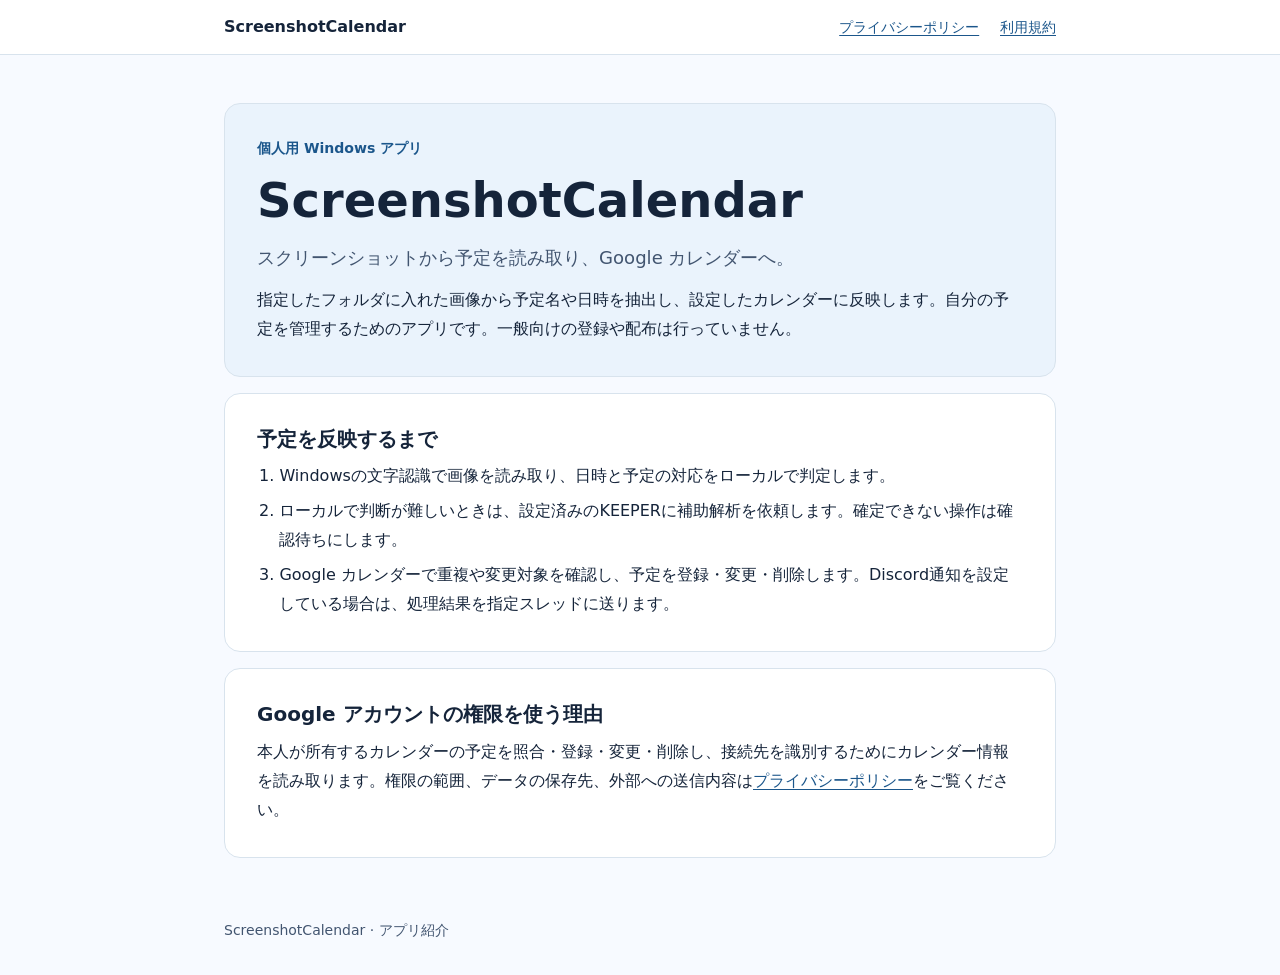
<file: index.html>
<!doctype html>
<html lang="ja">
<head>
  <meta charset="utf-8">
  <meta name="viewport" content="width=device-width, initial-scale=1">
  <meta name="description" content="ScreenshotCalendarは、スクリーンショットから予定を読み取り、Google カレンダーに反映する個人用のWindowsアプリです。">
  <title>ScreenshotCalendar</title>
  <link rel="stylesheet" href="style.css">
</head>
<body>
  <header class="bar">
    <div class="wrap bar-inner">
      <a class="brand" href="index.html" aria-current="page">ScreenshotCalendar</a>
      <nav aria-label="サイト案内">
        <a href="privacy.html">プライバシーポリシー</a>
        <a href="terms.html">利用規約</a>
      </nav>
    </div>
  </header>
  <main class="wrap">
    <section class="hero" aria-labelledby="title">
      <p class="eyebrow">個人用 Windows アプリ</p>
      <h1 id="title">ScreenshotCalendar</h1>
      <p class="lead">スクリーンショットから予定を読み取り、Google カレンダーへ。</p>
      <p>指定したフォルダに入れた画像から予定名や日時を抽出し、設定したカレンダーに反映します。自分の予定を管理するためのアプリです。一般向けの登録や配布は行っていません。</p>
    </section>
    <section class="panel" aria-labelledby="flow">
      <h2 id="flow">予定を反映するまで</h2>
      <ol>
        <li>Windowsの文字認識で画像を読み取り、日時と予定の対応をローカルで判定します。</li>
        <li>ローカルで判断が難しいときは、設定済みのKEEPERに補助解析を依頼します。確定できない操作は確認待ちにします。</li>
        <li>Google カレンダーで重複や変更対象を確認し、予定を登録・変更・削除します。Discord通知を設定している場合は、処理結果を指定スレッドに送ります。</li>
      </ol>
    </section>
    <section class="panel" aria-labelledby="access">
      <h2 id="access">Google アカウントの権限を使う理由</h2>
      <p>本人が所有するカレンダーの予定を照合・登録・変更・削除し、接続先を識別するためにカレンダー情報を読み取ります。権限の範囲、データの保存先、外部への送信内容は<a href="privacy.html">プライバシーポリシー</a>をご覧ください。</p>
    </section>
  </main>
  <footer class="wrap footer">ScreenshotCalendar · アプリ紹介</footer>
</body>
</html>
</file>
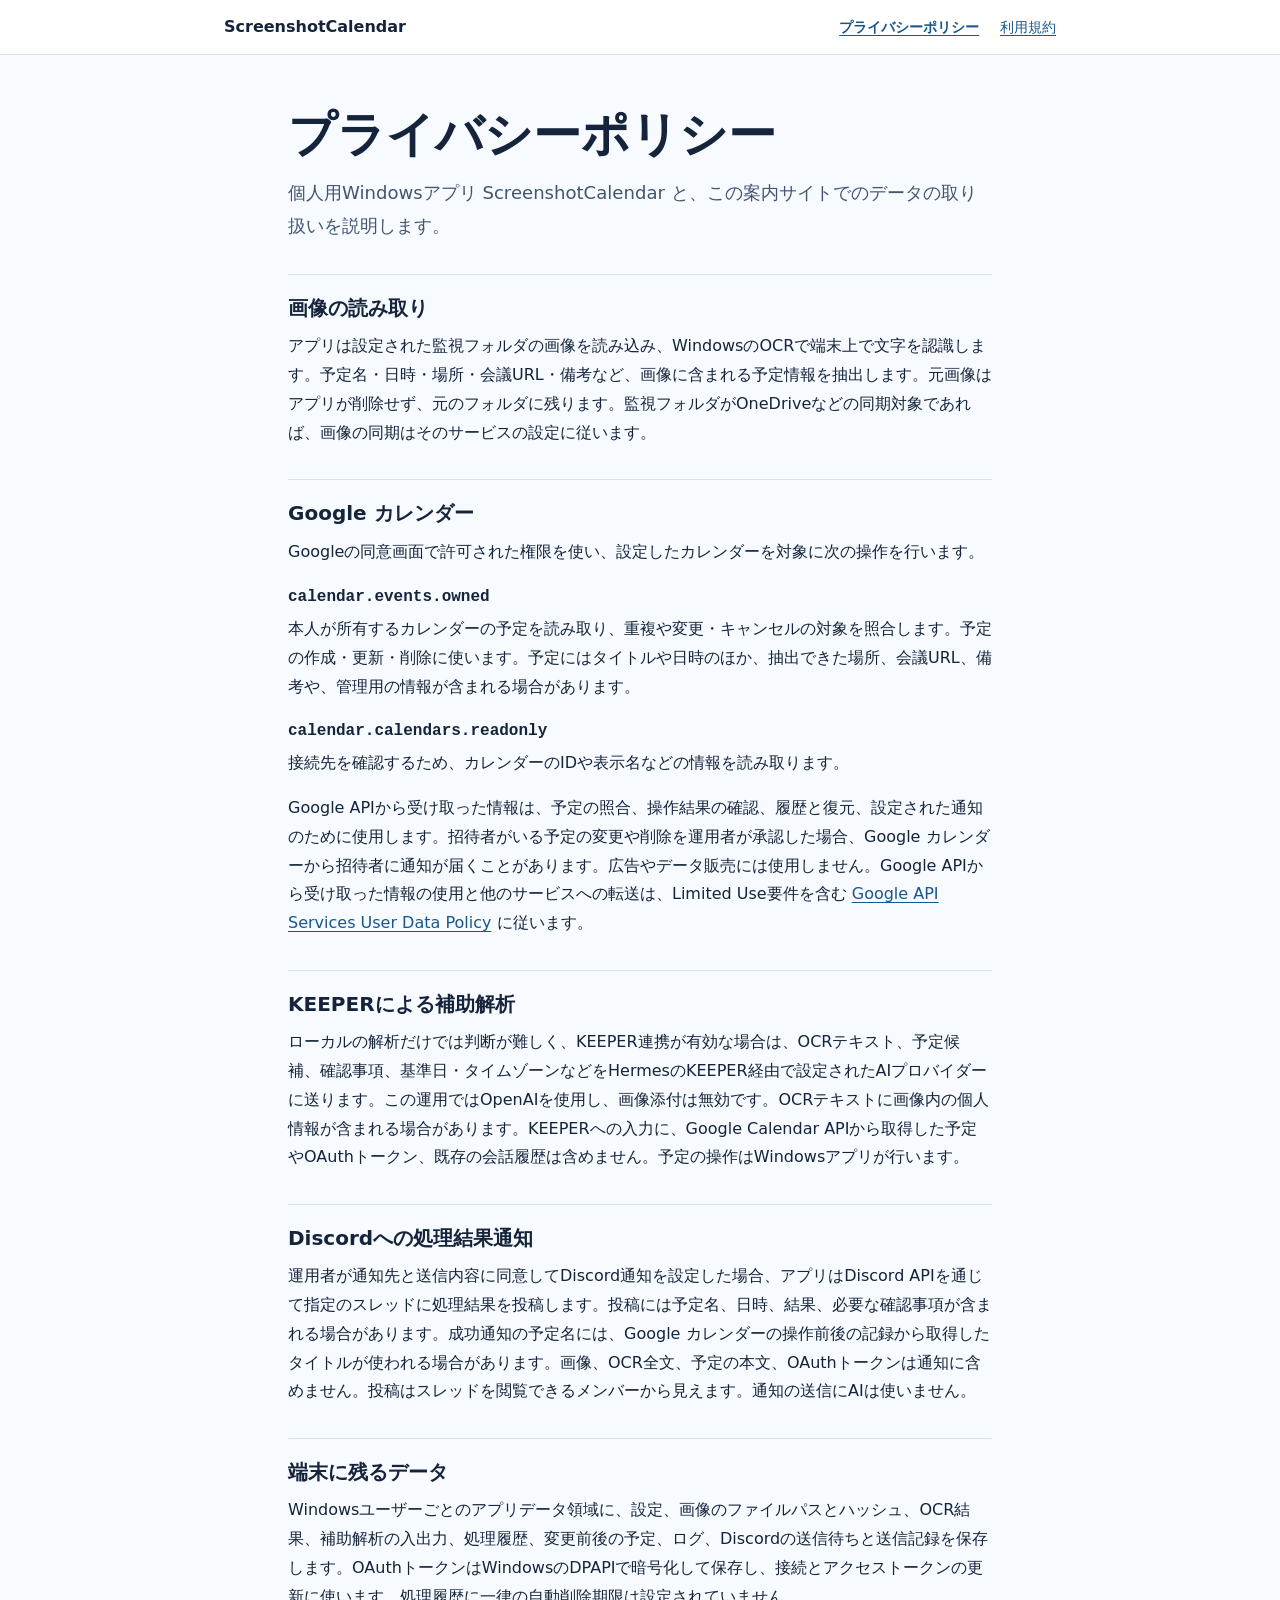
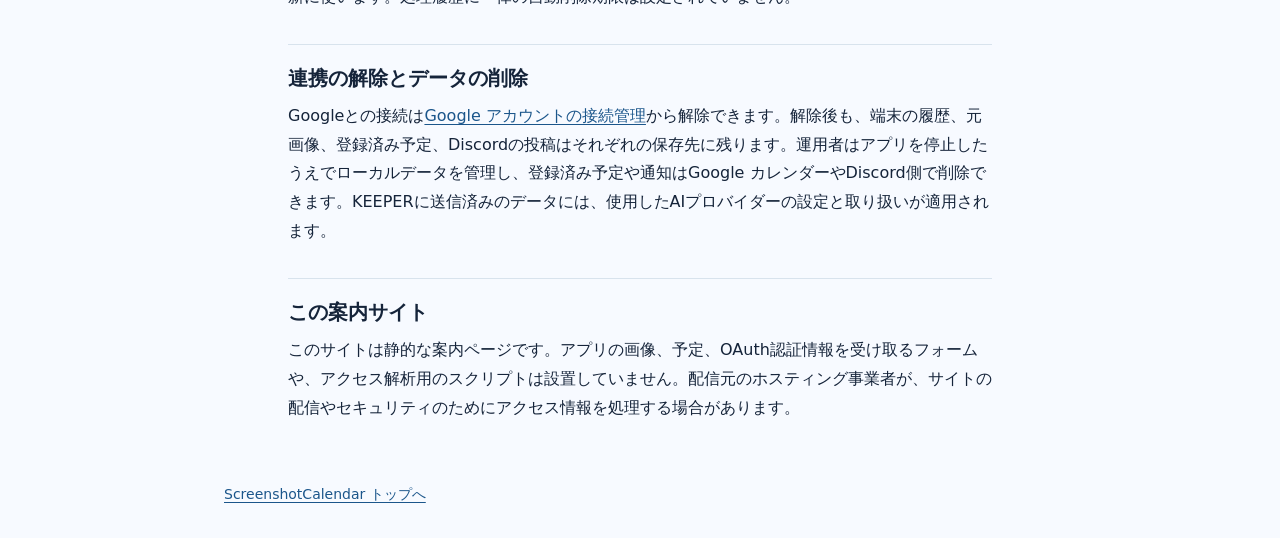
<file: privacy.html>
<!doctype html>
<html lang="ja">
<head>
  <meta charset="utf-8">
  <meta name="viewport" content="width=device-width, initial-scale=1">
  <title>プライバシーポリシー | ScreenshotCalendar</title>
  <link rel="stylesheet" href="style.css">
</head>
<body>
  <header class="bar">
    <div class="wrap bar-inner">
      <a class="brand" href="index.html">ScreenshotCalendar</a>
      <nav aria-label="サイト案内">
        <a href="privacy.html" aria-current="page">プライバシーポリシー</a>
        <a href="terms.html">利用規約</a>
      </nav>
    </div>
  </header>
  <main class="wrap document">
    <h1>プライバシーポリシー</h1>
    <p class="lead">個人用Windowsアプリ ScreenshotCalendar と、この案内サイトでのデータの取り扱いを説明します。</p>

    <h2>画像の読み取り</h2>
    <p>アプリは設定された監視フォルダの画像を読み込み、WindowsのOCRで端末上で文字を認識します。予定名・日時・場所・会議URL・備考など、画像に含まれる予定情報を抽出します。元画像はアプリが削除せず、元のフォルダに残ります。監視フォルダがOneDriveなどの同期対象であれば、画像の同期はそのサービスの設定に従います。</p>

    <h2>Google カレンダー</h2>
    <p>Googleの同意画面で許可された権限を使い、設定したカレンダーを対象に次の操作を行います。</p>
    <dl>
      <dt><code>calendar.events.owned</code></dt>
      <dd>本人が所有するカレンダーの予定を読み取り、重複や変更・キャンセルの対象を照合します。予定の作成・更新・削除に使います。予定にはタイトルや日時のほか、抽出できた場所、会議URL、備考や、管理用の情報が含まれる場合があります。</dd>
      <dt><code>calendar.calendars.readonly</code></dt>
      <dd>接続先を確認するため、カレンダーのIDや表示名などの情報を読み取ります。</dd>
    </dl>
    <p>Google APIから受け取った情報は、予定の照合、操作結果の確認、履歴と復元、設定された通知のために使用します。招待者がいる予定の変更や削除を運用者が承認した場合、Google カレンダーから招待者に通知が届くことがあります。広告やデータ販売には使用しません。Google APIから受け取った情報の使用と他のサービスへの転送は、Limited Use要件を含む <a href="https://developers.google.com/terms/api-services-user-data-policy">Google API Services User Data Policy</a> に従います。</p>

    <h2>KEEPERによる補助解析</h2>
    <p>ローカルの解析だけでは判断が難しく、KEEPER連携が有効な場合は、OCRテキスト、予定候補、確認事項、基準日・タイムゾーンなどをHermesのKEEPER経由で設定されたAIプロバイダーに送ります。この運用ではOpenAIを使用し、画像添付は無効です。OCRテキストに画像内の個人情報が含まれる場合があります。KEEPERへの入力に、Google Calendar APIから取得した予定やOAuthトークン、既存の会話履歴は含めません。予定の操作はWindowsアプリが行います。</p>

    <h2>Discordへの処理結果通知</h2>
    <p>運用者が通知先と送信内容に同意してDiscord通知を設定した場合、アプリはDiscord APIを通じて指定のスレッドに処理結果を投稿します。投稿には予定名、日時、結果、必要な確認事項が含まれる場合があります。成功通知の予定名には、Google カレンダーの操作前後の記録から取得したタイトルが使われる場合があります。画像、OCR全文、予定の本文、OAuthトークンは通知に含めません。投稿はスレッドを閲覧できるメンバーから見えます。通知の送信にAIは使いません。</p>

    <h2>端末に残るデータ</h2>
    <p>Windowsユーザーごとのアプリデータ領域に、設定、画像のファイルパスとハッシュ、OCR結果、補助解析の入出力、処理履歴、変更前後の予定、ログ、Discordの送信待ちと送信記録を保存します。OAuthトークンはWindowsのDPAPIで暗号化して保存し、接続とアクセストークンの更新に使います。処理履歴に一律の自動削除期限は設定されていません。</p>

    <h2>連携の解除とデータの削除</h2>
    <p>Googleとの接続は<a href="https://myaccount.google.com/connections">Google アカウントの接続管理</a>から解除できます。解除後も、端末の履歴、元画像、登録済み予定、Discordの投稿はそれぞれの保存先に残ります。運用者はアプリを停止したうえでローカルデータを管理し、登録済み予定や通知はGoogle カレンダーやDiscord側で削除できます。KEEPERに送信済みのデータには、使用したAIプロバイダーの設定と取り扱いが適用されます。</p>

    <h2>この案内サイト</h2>
    <p>このサイトは静的な案内ページです。アプリの画像、予定、OAuth認証情報を受け取るフォームや、アクセス解析用のスクリプトは設置していません。配信元のホスティング事業者が、サイトの配信やセキュリティのためにアクセス情報を処理する場合があります。</p>
  </main>
  <footer class="wrap footer"><a href="index.html">ScreenshotCalendar トップへ</a></footer>
</body>
</html>
</file>
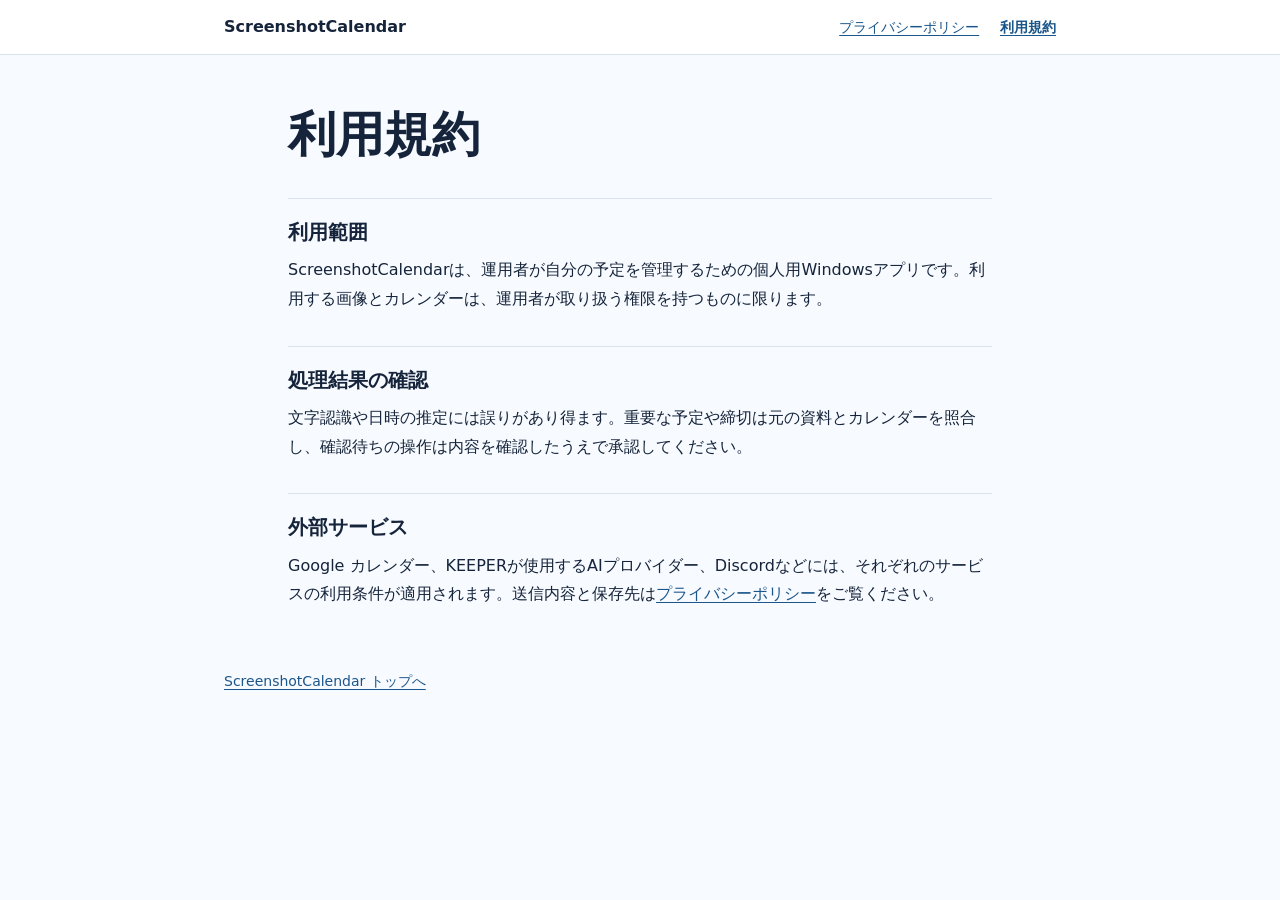
<file: terms.html>
<!doctype html>
<html lang="ja">
<head>
  <meta charset="utf-8">
  <meta name="viewport" content="width=device-width, initial-scale=1">
  <title>利用規約 | ScreenshotCalendar</title>
  <link rel="stylesheet" href="style.css">
</head>
<body>
  <header class="bar">
    <div class="wrap bar-inner">
      <a class="brand" href="index.html">ScreenshotCalendar</a>
      <nav aria-label="サイト案内">
        <a href="privacy.html">プライバシーポリシー</a>
        <a href="terms.html" aria-current="page">利用規約</a>
      </nav>
    </div>
  </header>
  <main class="wrap document">
    <h1>利用規約</h1>
    <h2>利用範囲</h2>
    <p>ScreenshotCalendarは、運用者が自分の予定を管理するための個人用Windowsアプリです。利用する画像とカレンダーは、運用者が取り扱う権限を持つものに限ります。</p>
    <h2>処理結果の確認</h2>
    <p>文字認識や日時の推定には誤りがあり得ます。重要な予定や締切は元の資料とカレンダーを照合し、確認待ちの操作は内容を確認したうえで承認してください。</p>
    <h2>外部サービス</h2>
    <p>Google カレンダー、KEEPERが使用するAIプロバイダー、Discordなどには、それぞれのサービスの利用条件が適用されます。送信内容と保存先は<a href="privacy.html">プライバシーポリシー</a>をご覧ください。</p>
  </main>
  <footer class="wrap footer"><a href="index.html">ScreenshotCalendar トップへ</a></footer>
</body>
</html>
</file>
<file: style.css>
:root {
  color-scheme: light;
  --ink: #15243a;
  --muted: #425570;
  --accent: #1b568b;
  --line: #d8e3ed;
  --tint: #eaf3fc;
}

* { box-sizing: border-box; }
body {
  margin: 0;
  background: #f7faff;
  color: var(--ink);
  font: 1rem/1.8 system-ui, "Yu Gothic", Meiryo, sans-serif;
  overflow-wrap: anywhere;
}
a { color: var(--accent); text-underline-offset: .2em; }
a:focus-visible { outline: 2px solid var(--accent); outline-offset: 4px; }
p { margin: .7rem 0 0; }
.wrap { max-width: 56rem; margin-inline: auto; padding-inline: clamp(1rem, 4vw, 2rem); }
.bar { background: white; border-bottom: 1px solid var(--line); }
.bar-inner, nav { display: flex; flex-wrap: wrap; align-items: baseline; gap: .4rem 1.3rem; }
.bar-inner { justify-content: space-between; padding-block: .8rem; }
.brand { color: var(--ink); font-weight: 750; text-decoration: none; }
nav { font-size: .9rem; }
nav [aria-current] { font-weight: 750; }
main { padding-block: clamp(1.25rem, 4vw, 3rem); }
h1, h2 { line-height: 1.3; margin: 0; }
h1 { font-size: clamp(1.75rem, 5vw, 3rem); }
h2 { font-size: 1.25rem; }
.hero, .panel {
  padding: clamp(1.1rem, 4vw, 2rem);
  border: 1px solid var(--line);
  border-radius: 1rem;
}
.hero { background: var(--tint); }
.eyebrow { color: var(--accent); font-size: .88rem; font-weight: 750; margin: 0 0 .45rem; }
.lead { font-size: 1.13rem; color: var(--muted); }
.panel { background: white; margin-top: 1rem; }
ol { margin: .65rem 0 0; padding-inline-start: 1.4rem; }
li + li { margin-top: .4rem; }
.document { max-width: 48rem; }
.document h2 { margin-top: 2rem; padding-top: 1.25rem; border-top: 1px solid var(--line); }
dt { font-weight: 750; }
dd { margin: .2rem 0 .9rem; }
.footer { color: var(--muted); font-size: .875rem; padding-block: .75rem 2rem; }
</file>
